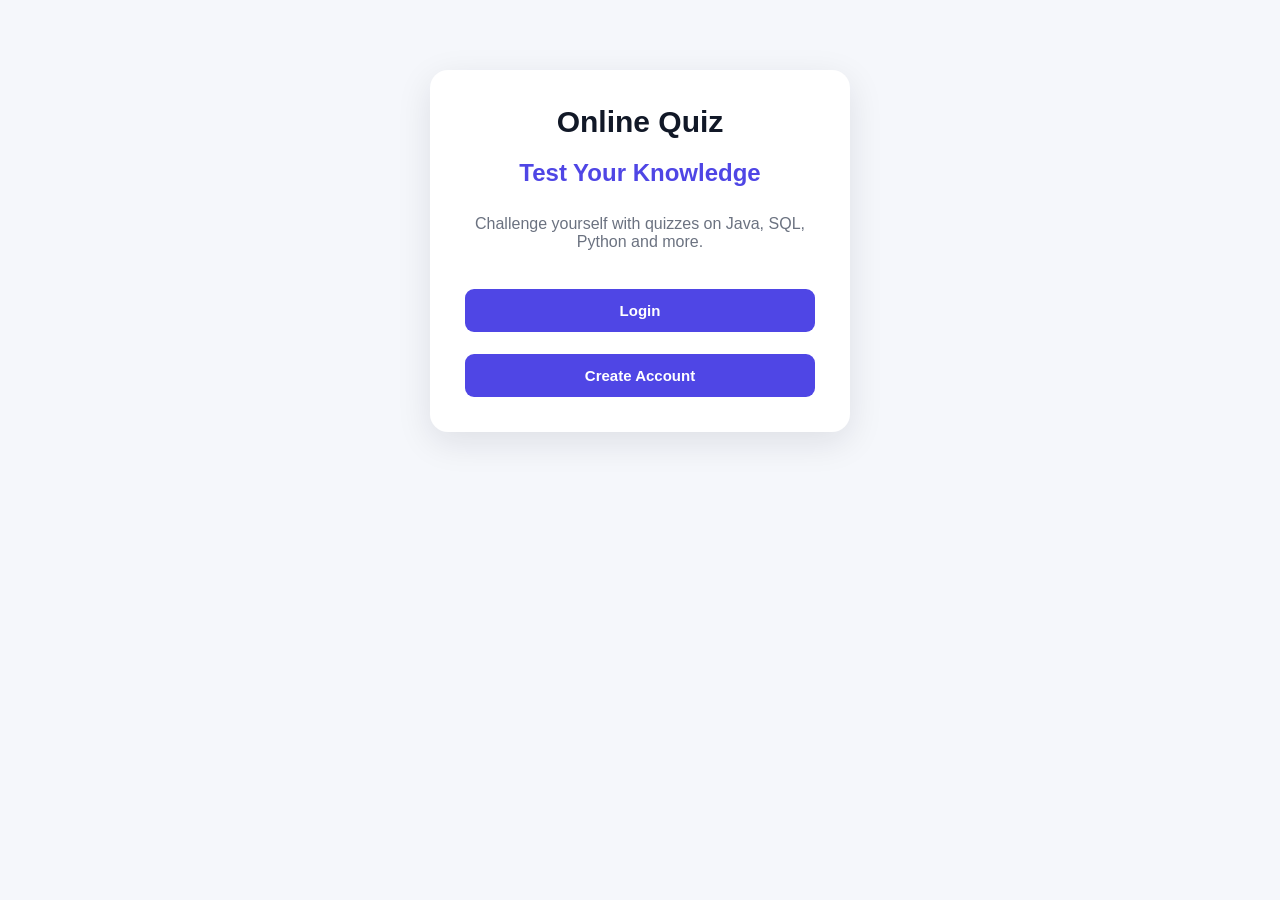
<file: target/OnlineQuizApplication/index.html>
<!DOCTYPE html>

<html>

<head>

    <title>Online Quiz Application</title>

    <link rel="stylesheet"
          href="css/style.css">

</head>

<body>

<div class="container">

    <h1>Online Quiz</h1>

    <h2>Test Your Knowledge</h2>

    <p>
        Challenge yourself with quizzes
        on Java, SQL, Python and more.
    </p>

    <a href="login.html">
        <button>
            Login
        </button>
    </a>

    <a href="register.html">
        <button>
            Create Account
        </button>
    </a>

</div>

</body>

</html>
</file>
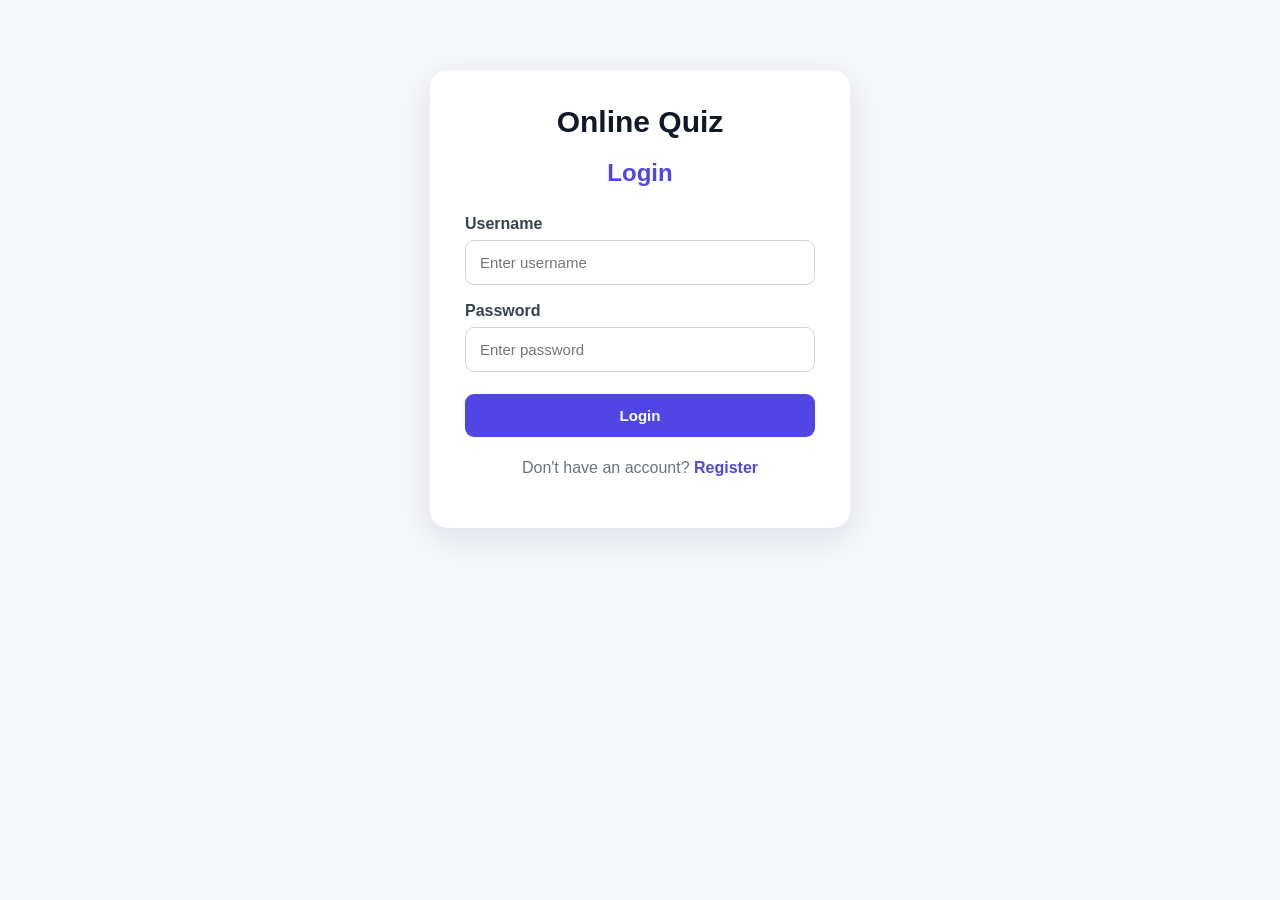
<file: target/OnlineQuizApplication/login.html>
<!DOCTYPE html>
<html>

<head>

    <title>Login - Online Quiz</title>

    <link rel="stylesheet" href="css/style.css">

</head>

<body>

    <div class="container">

        <h1>Online Quiz</h1>

        <h2>Login</h2>

        <form action="login" method="post">

            <label>Username</label>

            <input
                type="text"
                name="username"
                placeholder="Enter username"
                required
            >

            <label>Password</label>

            <input
                type="password"
                name="password"
                placeholder="Enter password"
                required
            >

            <button type="submit">
                Login
            </button>

        </form>

        <p>
            Don't have an account?
            <a href="register.html">Register</a>
        </p>

    </div>

</body>

</html>
</file>
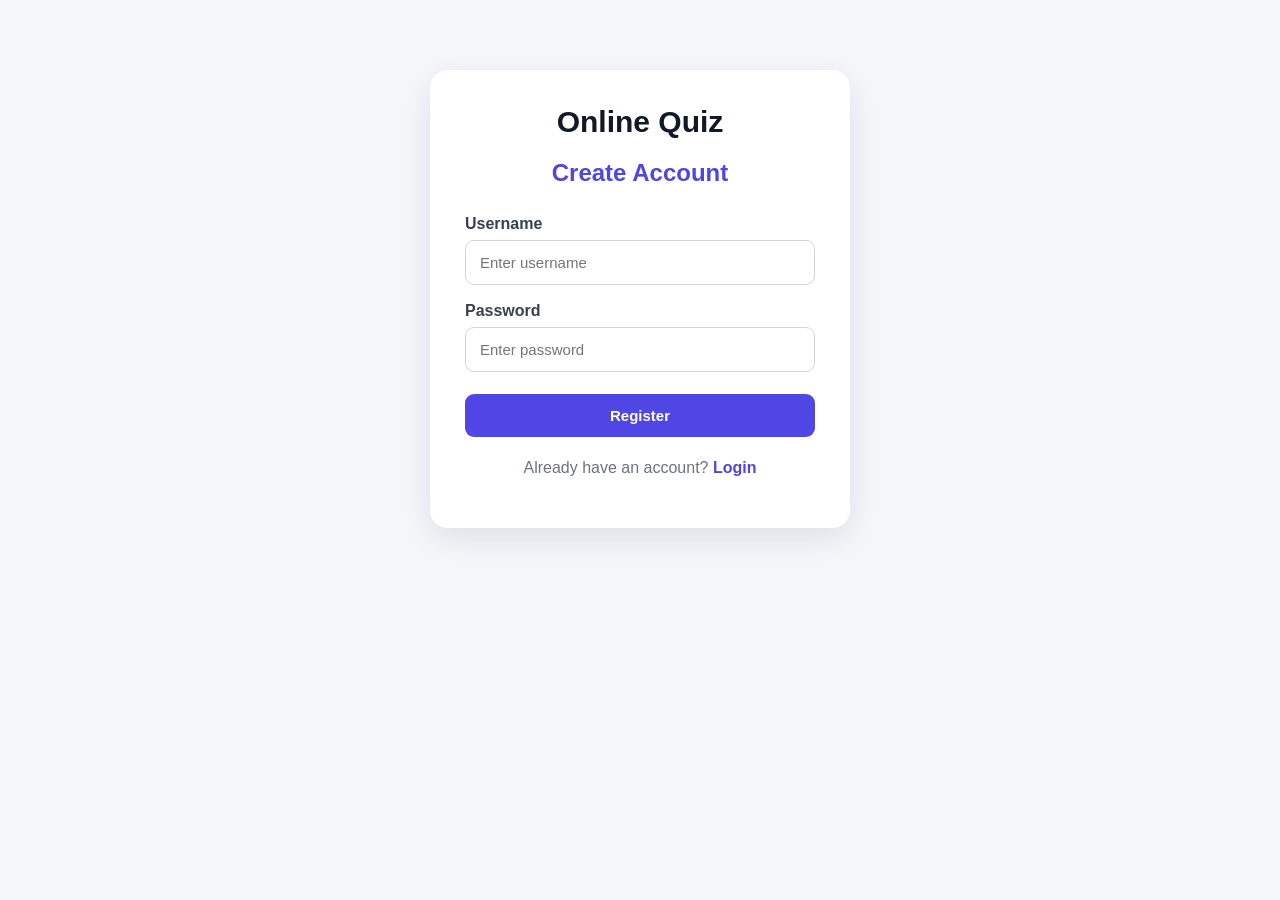
<file: target/OnlineQuizApplication/register.html>
<!DOCTYPE html>
<html>

<head>
    <title>Register - Online Quiz</title>

    <link rel="stylesheet" href="css/style.css">
</head>

<body>

    <div class="container">

        <h1>Online Quiz</h1>

        <h2>Create Account</h2>

        <form action="register" method="post">

            <label>Username</label>

            <input
                type="text"
                name="username"
                placeholder="Enter username"
                required
            >

            <label>Password</label>

            <input
                type="password"
                name="password"
                placeholder="Enter password"
                required
            >

            <button type="submit">
                Register
            </button>

        </form>

        <p>
            Already have an account?
            <a href="login.html">Login</a>
        </p>

    </div>

</body>

</html>
</file>
<file: target/OnlineQuizApplication/css/style.css>
/* ==============================
   GLOBAL
================================= */

* {
    box-sizing: border-box;
}

body {
    margin: 0;
    font-family: "Segoe UI", Arial, sans-serif;
    background: #f5f7fb;
    color: #1f2937;
}

a {
    text-decoration: none;
    color: inherit;
}

button,
input,
select {
    font-family: inherit;
}


/* ==============================
   MAIN AUTH CONTAINER
================================= */

.container {
    width: 420px;
    max-width: 92%;
    margin: 70px auto;
    padding: 35px;
    background: #ffffff;
    border-radius: 18px;
    box-shadow: 0 10px 35px rgba(15, 23, 42, 0.10);
}

.container h1 {
    text-align: center;
    margin-top: 0;
    margin-bottom: 10px;
    color: #111827;
    font-size: 30px;
}

.container h2 {
    text-align: center;
    color: #4f46e5;
    margin-bottom: 28px;
}

.container h3 {
    text-align: center;
}


/* ==============================
   FORM
================================= */

label {
    display: block;
    margin-top: 17px;
    margin-bottom: 7px;
    font-weight: 600;
    color: #374151;
}

input,
select {
    width: 100%;
    padding: 13px 14px;
    border: 1px solid #d1d5db;
    border-radius: 9px;
    background: #ffffff;
    font-size: 15px;
    outline: none;
    transition: 0.2s;
}

input:focus,
select:focus {
    border-color: #6366f1;
    box-shadow: 0 0 0 3px rgba(99, 102, 241, 0.12);
}


/* ==============================
   BUTTON
================================= */

button {
    width: 100%;
    margin-top: 22px;
    padding: 13px 18px;
    border: none;
    border-radius: 9px;
    background: #4f46e5;
    color: white;
    font-size: 15px;
    font-weight: 600;
    cursor: pointer;
    transition: 0.2s;
}

button:hover {
    background: #4338ca;
    transform: translateY(-1px);
}


/* ==============================
   AUTH LINKS
================================= */

.container p {
    text-align: center;
    margin-top: 22px;
    color: #6b7280;
}

.container p a {
    color: #4f46e5;
    font-weight: 600;
}

.container p a:hover {
    text-decoration: underline;
}


/* ==============================
   DASHBOARD
================================= */

.dashboard-container {
    width: 92%;
    max-width: 1150px;
    margin: 30px auto;
}


/* ==============================
   TOP BAR
================================= */

.top-bar {
    display: flex;
    justify-content: space-between;
    align-items: center;
    gap: 20px;
    background: #ffffff;
    padding: 18px 24px;
    border-radius: 15px;
    margin-bottom: 25px;
    box-shadow: 0 5px 20px rgba(15, 23, 42, 0.07);
}

.top-bar h1 {
    margin: 0;
    color: #111827;
    font-size: 25px;
}

.top-bar div {
    display: flex;
    gap: 8px;
    flex-wrap: wrap;
}

.top-bar a {
    background: #eef2ff;
    color: #4338ca;
    padding: 9px 14px;
    border-radius: 8px;
    font-size: 14px;
    font-weight: 600;
    transition: 0.2s;
}

.top-bar a:hover {
    background: #4f46e5;
    color: white;
}


/* ==============================
   WELCOME SECTION
================================= */

.welcome {
    background: linear-gradient(
        135deg,
        #4f46e5,
        #6366f1
    );
    color: white;
    padding: 30px;
    border-radius: 17px;
    margin-bottom: 28px;
    box-shadow: 0 8px 25px rgba(79, 70, 229, 0.20);
}

.welcome h2 {
    text-align: left;
    margin-top: 0;
    color: white;
    font-size: 25px;
}

.welcome p {
    margin-bottom: 0;
    color: #e0e7ff;
}


/* ==============================
   QUIZ GRID
================================= */

.quiz-grid {
    display: grid;
    grid-template-columns: repeat(3, 1fr);
    gap: 22px;
}


/* ==============================
   QUIZ CARD
================================= */

.quiz-card {
    background: white;
    padding: 25px;
    border-radius: 15px;
    border: 1px solid #e5e7eb;
    box-shadow: 0 5px 18px rgba(15, 23, 42, 0.06);
    transition: 0.25s;
}

.quiz-card:hover {
    transform: translateY(-4px);
    box-shadow: 0 12px 28px rgba(15, 23, 42, 0.10);
}

.quiz-card h3 {
    margin-top: 0;
    margin-bottom: 10px;
    color: #111827;
    font-size: 19px;
}

.quiz-card p {
    color: #6b7280;
    line-height: 1.6;
}


/* ==============================
   START / ACTION BUTTON
================================= */

.start-button {
    display: inline-block;
    margin-top: 12px;
    margin-right: 7px;
    padding: 10px 16px;
    background: #4f46e5;
    color: white;
    border-radius: 8px;
    font-size: 14px;
    font-weight: 600;
    transition: 0.2s;
}

.start-button:hover {
    background: #4338ca;
    transform: translateY(-1px);
}


/* ==============================
   QUIZ QUESTION
================================= */

.quiz-question {
    margin-top: 25px;
}

.quiz-question h3 {
    text-align: left;
    background: #f8fafc;
    padding: 20px;
    border-radius: 12px;
    border-left: 4px solid #4f46e5;
    line-height: 1.6;
}


/* ==============================
   ANSWER OPTIONS
================================= */

.quiz-question label {
    display: block;
    padding: 14px 16px;
    margin: 12px 0;
    background: #f8fafc;
    border: 1px solid #e5e7eb;
    border-radius: 10px;
    cursor: pointer;
    transition: 0.2s;
}

.quiz-question label:hover {
    background: #eef2ff;
    border-color: #a5b4fc;
}

.quiz-question input[type="radio"] {
    width: auto;
    margin-right: 10px;
}


/* ==============================
   HISTORY TABLE
================================= */

.history-table {
    width: 100%;
    border-collapse: separate;
    border-spacing: 0;
    overflow: hidden;
    background: white;
    border-radius: 13px;
    box-shadow: 0 5px 18px rgba(15, 23, 42, 0.06);
}

.history-table th {
    background: #4f46e5;
    color: white;
    padding: 15px;
    text-align: center;
}

.history-table td {
    padding: 14px;
    text-align: center;
    border-bottom: 1px solid #e5e7eb;
}

.history-table tr:last-child td {
    border-bottom: none;
}

.history-table tr:hover td {
    background: #f8fafc;
}


/* ==============================
   ADMIN
================================= */

.dashboard-container > h2 {
    color: #111827;
    margin-bottom: 18px;
}


/* ==============================
   MOBILE
================================= */

@media (max-width: 850px) {

    .quiz-grid {
        grid-template-columns: repeat(2, 1fr);
    }

}

@media (max-width: 600px) {

    .container {
        margin: 35px auto;
        padding: 25px;
    }

    .dashboard-container {
        width: 94%;
        margin: 18px auto;
    }

    .top-bar {
        flex-direction: column;
        align-items: stretch;
    }

    .top-bar h1 {
        text-align: center;
    }

    .top-bar div {
        justify-content: center;
    }

    .quiz-grid {
        grid-template-columns: 1fr;
    }

    .welcome {
        padding: 22px;
    }

    .history-table {
        font-size: 13px;
    }

    .history-table th,
    .history-table td {
        padding: 9px 5px;
    }

    /* ==============================
   DASHBOARD MESSAGES
================================= */

.message-error {
    background: #fef2f2;
    color: #b91c1c;
    border: 1px solid #fecaca;
    padding: 14px 18px;
    border-radius: 10px;
    margin-bottom: 25px;
    font-weight: 600;
}


/* ==============================
   QUIZ GIVEN STATUS
================================= */

.quiz-given {
    display: inline-block;
    margin-top: 12px;
    padding: 10px 16px;
    background: #ecfdf5;
    color: #047857;
    border: 1px solid #a7f3d0;
    border-radius: 8px;
    font-size: 14px;
    font-weight: 600;
}


/* ==============================
   RETRY BUTTON
================================= */

.retry-button {
    background: #f59e0b;
}

.retry-button:hover {
    background: #d97706;
}
.quiz-timer {
    text-align: center;
    margin: 15px 0;
    padding: 12px;
    background: #fff7ed;
    color: #c2410c;
    border: 1px solid #fed7aa;
    border-radius: 10px;
    font-weight: 700;
}

.difficulty-badge {
    display: inline-block;
    padding: 6px 12px;
    margin: 5px 0 15px;
    background: #eef2ff;
    color: #4338ca;
    border-radius: 20px;
    font-size: 13px;
    font-weight: 600;
}
}
</file>
